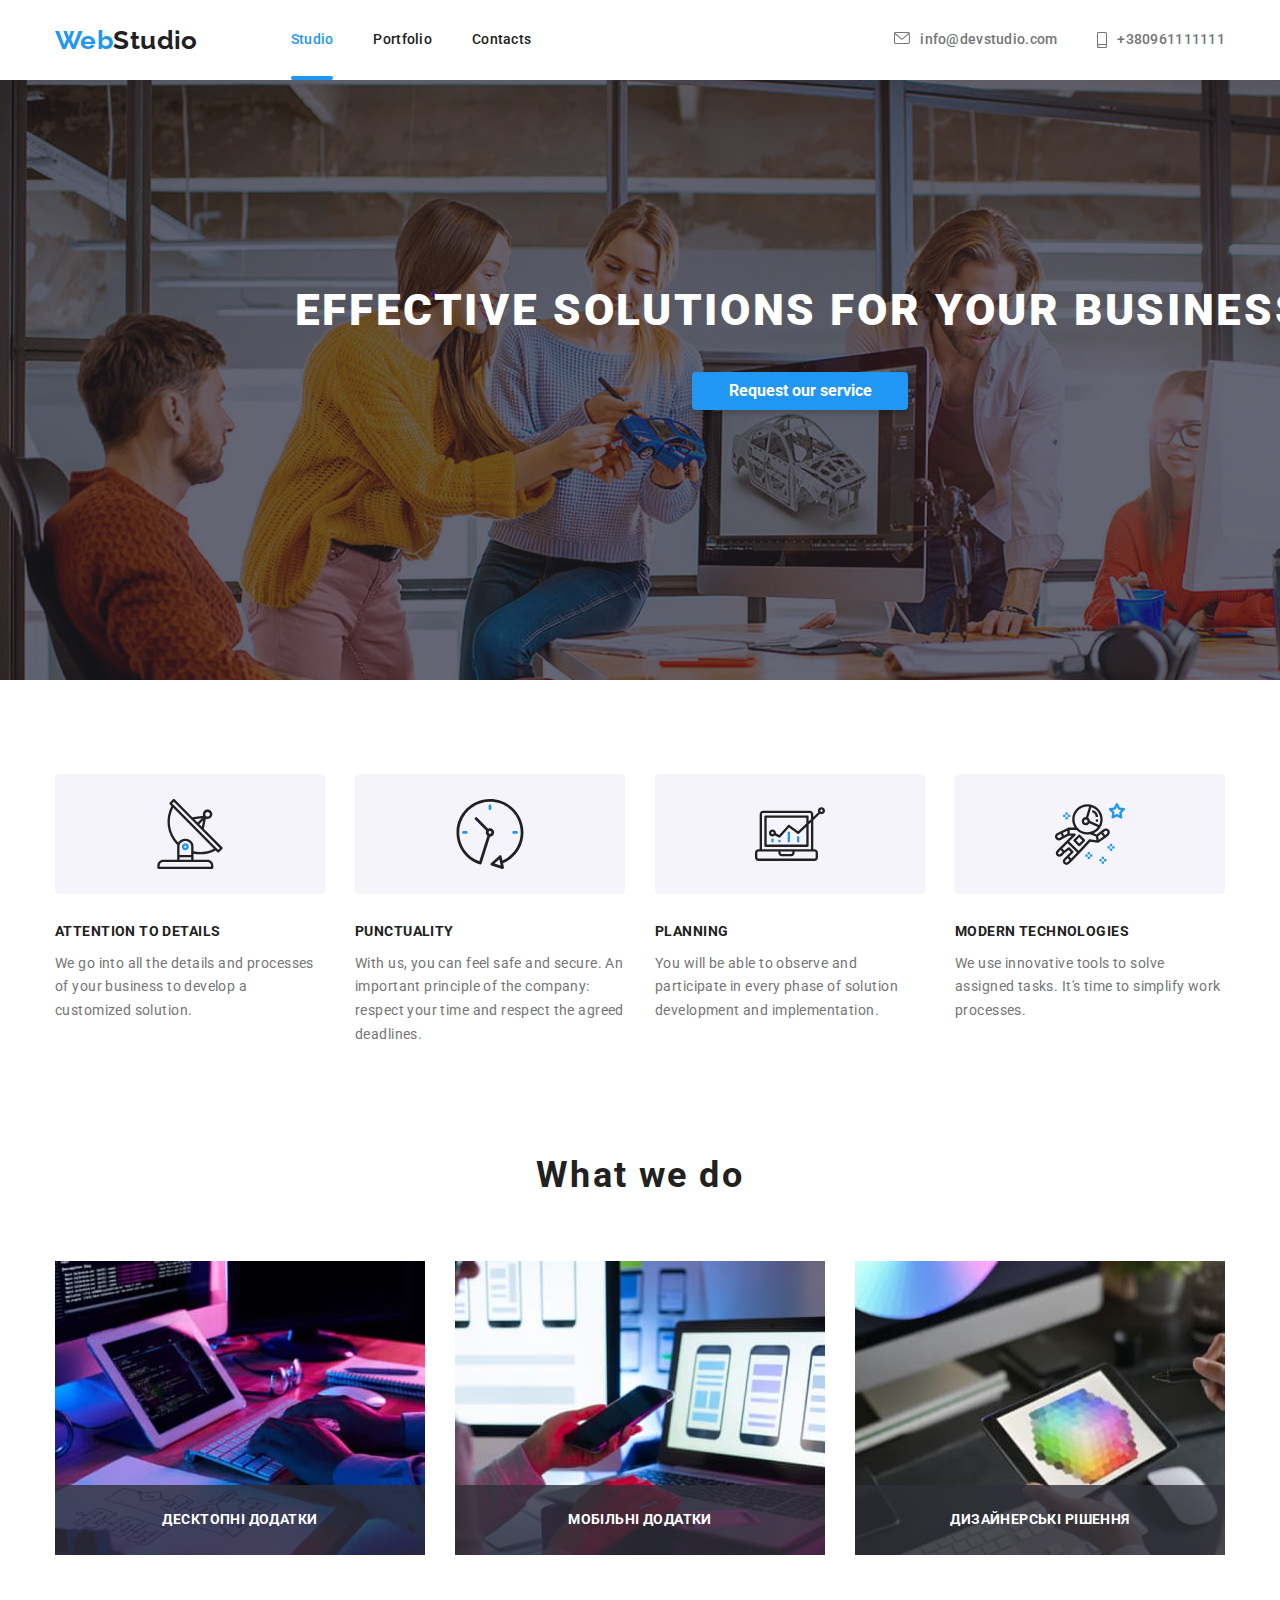
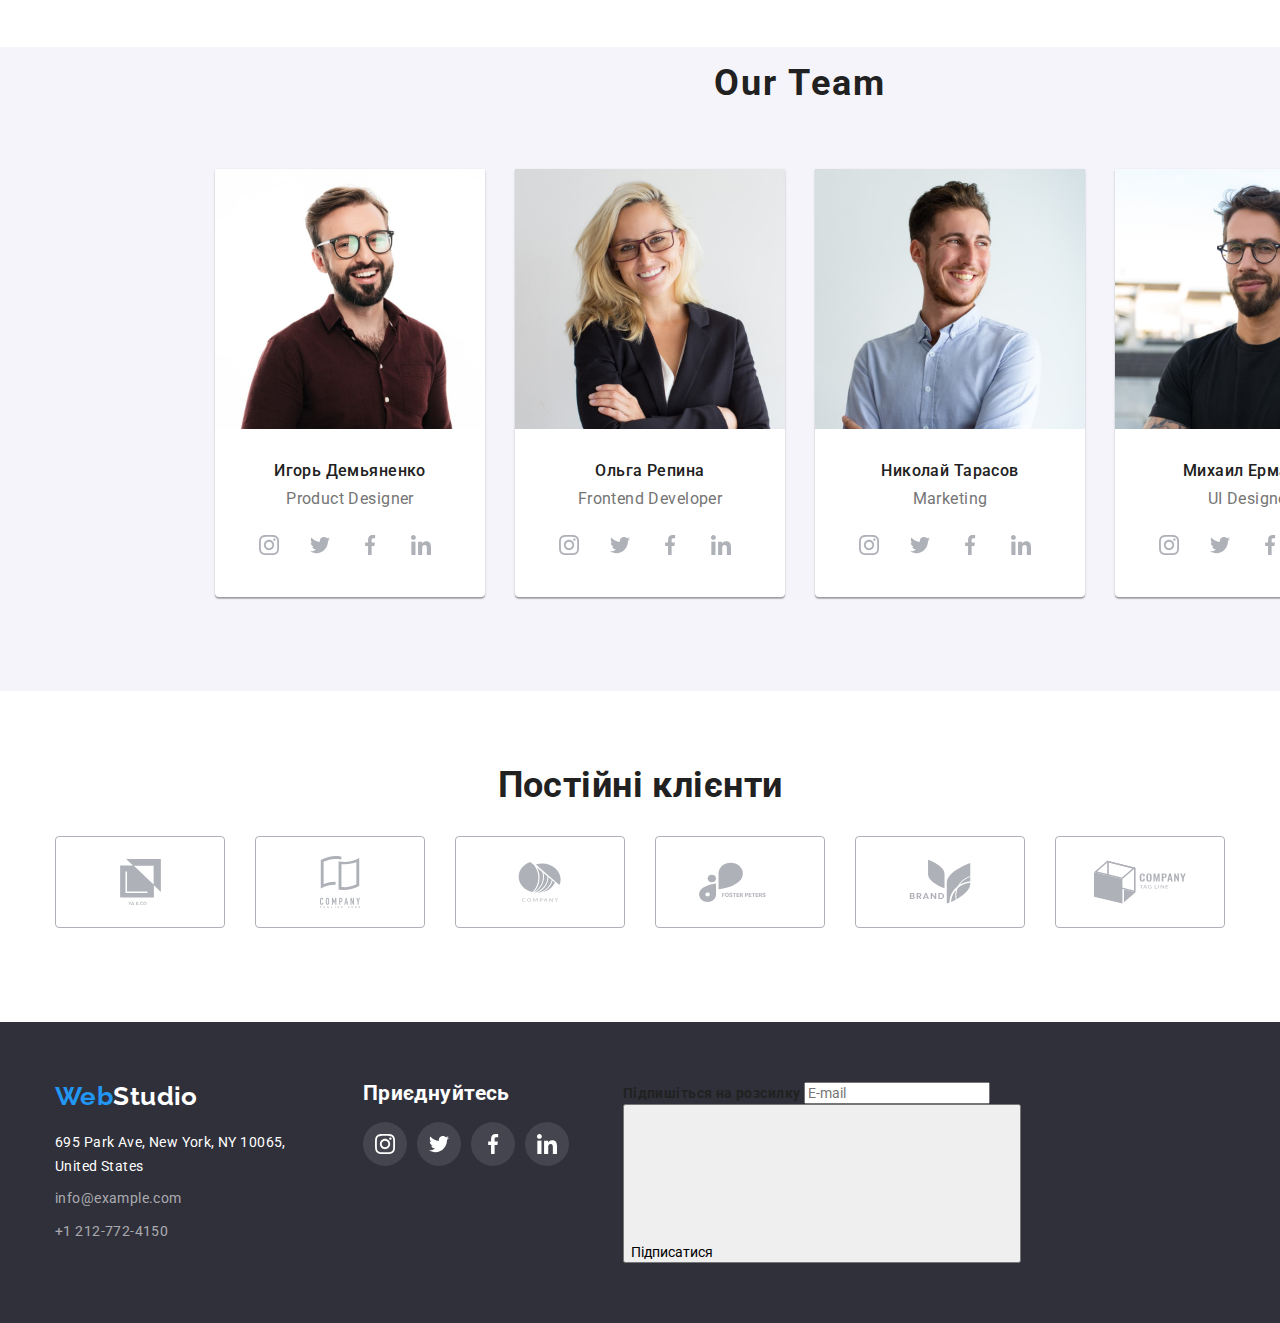
<file: index.html>
<!DOCTYPE html>
<html lang="en">

<head>
  <meta charset="UTF-8" />
  <meta http-equiv="X-UA-Compatible" content="IE=edge" />
  <meta name="viewport" content="width=device-width, initial-scale=1.0" />
  <title>
    WedStudio
  </title>
  <link href="https://fonts.googleapis.com/css2?family=Raleway:wght@700&family=Roboto:wght@400;500;700;900&display=swap"
    rel="stylesheet">
  <link rel="stylesheet" href="https://cdnjs.cloudflare.com/ajax/libs/modern-normalize/1.1.0/modern-normalize.min.css">
  <link rel="stylesheet" href="./css/styles.css" />
</head>

<body>
  <header class="main-title">
    <div class="container">
      <nav class="sitenav-links">
        <a class="logo" href="./index.html">Web<span class="studio-black">Studio
          </span>
        </a>
        <ul class="site-nav-list">
          <li class="item">
            <a class="current-link" href="./index.html">
              Studio
            </a>
          </li>
          <li class="item">
            <a class="pages" href="portfolio.html">
              Portfolio
            </a>
          </li>
          <li class="item">
            <a class="pages" href="">
              Contacts
            </a>
          </li>
        </ul>
        <ul class="header-list">
          <li class="header-link">
            <a class="header-links" href="mailto:info@devstudio.com">
              <svg class="header-icons icon-envelope" width="16px" height="12px">
                <use href="./images/sprite.svg#icon-envelope">
                </use>
              </svg>
              info@devstudio.com
            </a>
          </li>
          <li>
            <a class="header-links" href="tel:+380961111111">
              <svg class="header-icons icon-smartphone" width="10px" height="16px">
                <use href="./images/sprite.svg#icon-smartphone">
                </use>
              </svg>
              +380961111111
            </a>
          </li>
        </ul>
      </nav>
    </div>
  </header>
  <section class=" main-section">
    <h1 class="section-title">
      EFFECTIVE SOLUTIONS FOR YOUR BUSINESS
    </h1>
    <button class="section-button" data-modal-open>
      Request our service
    </button>

  </section>
  <section class="description-text section">
    <ul class="first-list">
      <li class="studio-item antenna">
        <div class="description-icons">
          <svg class="icons icon-antenna" width="70px" height="70px">
            <use href="./images/sprite.svg#icon-antenna">
            </use>
          </svg>
        </div>
        <h2 class="header">
          ATTENTION TO DETAILS
        </h2>
        <p class="text">
          We go into all the details and processes of your business to develop
          a customized solution.
        </p>
      </li>
      <li class="studio-item clock">
        <div class="description-icons">
          <svg class="icons icon-clock" width="70px" height="70px">
            <use href=" ./images/sprite.svg#icon-clock">
            </use>
          </svg>
        </div>
        <h2 class="header">
          PUNCTUALITY
        </h2>
        <p class="text">
          With us, you can feel safe and secure. An important principle of the
          company: respect your time and respect the agreed deadlines.
        </p>
      </li>
      <li class="studio-item diagram">
        <div class="description-icons">
          <svg class="icons icon-diagram" width="70px" height="70px">
            <use href=" ./images/sprite.svg#icon-diagram">
            </use>
          </svg>
        </div>
        <h2 class="header">
          PLANNING
        </h2>
        <p class="text">
          You will be able to observe and participate in every phase of
          solution development and implementation.
        </p>
      </li>
      <li class="studio-item astronaut">
        <div class="description-icons">
          <svg class="icons icon-astronaut" width="70px" height="70px">
            <use href=" ./images/sprite.svg#icon-astronaut">
            </use>
          </svg>
        </div>
        <h2 class="header">
          MODERN TECHNOLOGIES
        </h2>
        <p class="text">
          We use innovative tools to solve assigned tasks. It's time to
          simplify work processes.
        </p>
      </li>
    </ul>
  </section>
  <section class="list section">
    <div class="container">
      <h2 class="main-page-titles">
        What we do
      </h2>
      <ul class="list-images-links">
        <li class="list-images">
          <img class="border-none" src="./images/img1.jpg" alt="Keyboard" width="370" />
          <div class="photo-overlay">
            <p class="text-apps">
              Десктопні додатки
            </p>
          </div>
        </li>
        <li class="list-images">
          <img class="border-none" src=" ./images/img2.jpg" alt="Laptop" width="370" />
          <div class="photo-overlay">
            <p class="text-apps">
              Мобільні додатки
            </p>
          </div>
        </li>
        <li class="list-images">
          <img class="border-none" src=" ./images/img3.jpg" alt="Tablet" width="370" />
          <div class="photo-overlay">
            <p class="text-apps">
              Дизайнерські рішення
            </p>
          </div>
        </li>
      </ul>
    </div>
  </section>
  <section class="professions section">
    <div class="container">
      <h2 class="main-page-titles">
        Our Team
      </h2>
      <ul class="names-list">
        <li class="list-description">
          <img class="image" src="./images/img4.jpg" alt="Igor" width="270" />
          <div class="names">
            <h3 class="title-name" lang="ru">
              Игорь Демьяненко
            </h3>
            <p class="text-proffesion">
              Product Designer
            </p>
            <div class="social-media">
              <a class="social-media-button" href="">
                <svg class="icons icon-instagram" width="20px" height="20px">
                  <use href="./images/sprite.svg#icon-instagram">
                  </use>
                </svg>
              </a>
              <a class="social-media-button" href="">
                <svg class="icons icon-twitter" width="20px" height="20px">
                  <use href="./images/sprite.svg#icon-twitter">
                  </use>
                </svg>
              </a>
              <a class="social-media-button" href="">
                <svg class="icons icon-facebook" width="20px" height="20px">
                  <use href="./images/sprite.svg#icon-facebook">
                  </use>
                </svg>
              </a>
              <a class="social-media-button" href="">
                <svg class="icons icon-linkedin" width="20px" height="20px">
                  <use href="./images/sprite.svg#icon-linkedin">
                  </use>
                </svg>
              </a>
            </div>
          </div>
        </li>
        <li class="list-description">
          <img class="image" src="./images/img5.jpg" alt="Olga" width="270" />
          <div class="names">
            <h3 class="title-name" lang="ru">
              Ольга Репина
            </h3>
            <p class="text-proffesion">
              Frontend Developer
            </p>
            <div class="social-media">
              <a class="social-media-button" href="">
                <svg class="icons icon-instagram" width="20px" height="20px">
                  <use href="./images/sprite.svg#icon-instagram">
                  </use>
                </svg>
              </a>
              <a class="social-media-button" href="">
                <svg class="icons icon-twitter" width="20px" height="20px">
                  <use href="./images/sprite.svg#icon-twitter">
                  </use>
                </svg>
              </a>
              <a class="social-media-button" href="">
                <svg class="icons icon-facebook" width="20px" height="20px">
                  <use href="./images/sprite.svg#icon-facebook">
                  </use>
                </svg>
              </a>
              <a class="social-media-button" href="">
                <svg class="icons icon-linkedin" width="20px" height="20px">
                  <use href="./images/sprite.svg#icon-linkedin">
                  </use>
                </svg>
              </a>
            </div>
          </div>
        </li>
        <li class="list-description">
          <img class="image" src="./images/img6.jpg" alt="Nicolay" width="270" />
          <div class="names">
            <h3 class="title-name" lang="ru">
              Николай Тарасов
            </h3>
            <p class="text-proffesion">
              Marketing
            </p>
            <div class="social-media">
              <a class="social-media-button" href="">
                <svg class="icons icon-instagram" width="20px" height="20px">
                  <use href="./images/sprite.svg#icon-instagram">
                  </use>
                </svg>
              </a>
              <a class="social-media-button" href="">
                <svg class="icons icon-twitter" width="20px" height="20px">
                  <use href="./images/sprite.svg#icon-twitter">
                  </use>
                </svg>
              </a>
              <a class="social-media-button" href="">
                <svg class="icons icon-facebook" width="20px" height="20px">
                  <use href="./images/sprite.svg#icon-facebook">
                  </use>
                </svg>
              </a>
              <a class="social-media-button" href="">
                <svg class="icons icon-linkedin" width="20px" height="20px">
                  <use href="./images/sprite.svg#icon-linkedin">
                  </use>
                </svg>
              </a>
            </div>
          </div>
        </li>
        <li class="list-description">
          <img class="image" src="./images/img7.jpg" alt="Michale" width="270" />
          <div class="names">
            <h3 class="title-name" lang="ru">
              Михаил Ермаков
            </h3>
            <p class="text-proffesion">
              UI Designer
            </p>
            <div class="social-media">
              <a class="social-media-button" href="">
                <svg class="icons icon-instagram" width="20px" height="20px">
                  <use href="./images/sprite.svg#icon-instagram">
                  </use>
                </svg>
              </a>
              <a class="social-media-button" href="">
                <svg class="icons icon-twitter" width="20px" height="20px">
                  <use href="./images/sprite.svg#icon-twitter">
                  </use>
                </svg>
              </a>
              <a class="social-media-button" href="">
                <svg class="icons icon-facebook" width="20px" height="20px">
                  <use href="./images/sprite.svg#icon-facebook">
                  </use>
                </svg>
              </a>
              <a class="social-media-button" href="">
                <svg class="icons icon-linkedin" width="20px" height="20px">
                  <use href="./images/sprite.svg#icon-linkedin">
                  </use>
                </svg>
              </a>
            </div>
          </div>
        </li>
      </ul>
    </div>
  </section>
  <section class="clients-section">
    <div class="container">
      <h2 class="clients-title">
        Постійні клієнти
      </h2>
      <ul class="logo-list">
        <li>
          <a class="logo-button" href="">
            <svg class="logo-links logo-1" width="41px" height="46.7px">
              <use href="./images/sprite.svg#logo-1">
              </use>
            </svg>
          </a>
        </li>
        <li>
          <a class=" logo-button" href="">
            <svg class="logo-links logo-2" width="40px" height="52px">
              <use href="./images/sprite.svg#logo-2">
              </use>
            </svg>
          </a>
        </li>
        <li>
          <a class="logo-button" href="">
            <svg class="logo-links logo-3" width="43.46px" height="41.18px">
              <use href="./images/sprite.svg#logo-3">
              </use>
            </svg>
          </a>
        </li>
        <li>
          <a class="logo-button" href="">
            <svg class="logo-links logo-4" width="84.44px" height="40.62px">
              <use href="./images/sprite.svg#logo-4">
              </use>
            </svg>
          </a>
        </li>
        <li>
          <a class="logo-button" href="">
            <svg class="logo-links logo-5" width="62.54px" height="45.43px">
              <use href="./images/sprite.svg#logo-5">
              </use>
            </svg>
          </a>
        </li>
        <li>
          <a class="logo-button" href="">
            <svg class="logo-links logo-6" width="93.79px" height="43.93px">
              <use href="./images/sprite.svg#logo-6">
              </use>
            </svg>
          </a>
        </li>
      </ul>
    </div>
  </section>
  <footer class="footer">
    <div class="container footer">
      <address class="address">
        <a class="logo footer-logo" href="./index.html">Web<span class="studio-white">Studio</span>
        </a>
        <ul class="footer-list">
          <li class="footer-link">
            <a class="adress" href="">
              695 Park Ave, New York, NY 10065, United States
            </a>
          </li>
          <li class="footer-link">
            <a class="footer-links" href="">
              info@example.com
            </a>
          </li>
          <li class="footer-link">
            <a class="footer-links" href="">
              +1 212-772-4150
            </a>
          </li>
        </ul>
      </address>
      <div class="footer-social-media">
        <h2 class="join-title">
          Приєднуйтесь
        </h2>
        <ul class="social-media-list footer">
          <li>
            <a class="social-media-link" href="">
              <svg class="social-media-icons icon-instagram" width="20px" height="20px">
                <use href="./images/sprite.svg#icon-instagram">
                </use>
              </svg>
            </a>
          </li>
          <li>
            <a class="social-media-link" href="">
              <svg class="social-media-icons icon-twitter" width="20px" height="20px">
                <use href="./images/sprite.svg#icon-twitter">
                </use>
              </svg>
            </a>
          </li>
          <li>
            <a class="social-media-link" href="">
              <svg class="social-media-icons icon-facebook" width="20px" height="20px">
                <use href="./images/sprite.svg#icon-facebook">
                </use>
              </svg>
            </a>
          </li>
          <li>
            <a class="social-media-link" href="">
              <svg class="social-media-icons icon-linkedin " width="20px" height="20px">
                <use href="./images/sprite.svg#icon-linkedin">
                </use>
              </svg>
            </a>
          </li>
        </ul>
      </div>
      <form class="subcribe">
        <b class="subsribe-title">
          Підпишіться на розсилку
        </b>
        <input type="text" placeholder="E-mail">
        </input>
        <button class="subcribe-button" type="submit">Підписатися<svg class="subcribe-svg" </button>
  </footer>
  <div class="backdrop is-hidden" data-modal>
    <div class="modal">
      <button class="close-button" data-modal-close>
        <svg class="close-svg" width="18px" height="18px">
          <use href="./images/sprite.svg#closeModalBtn">
          </use>
        </svg>
      </button>
    </div>
  </div>
  <script src="./js/modal.js"></script>
</body>

</html>
</file>
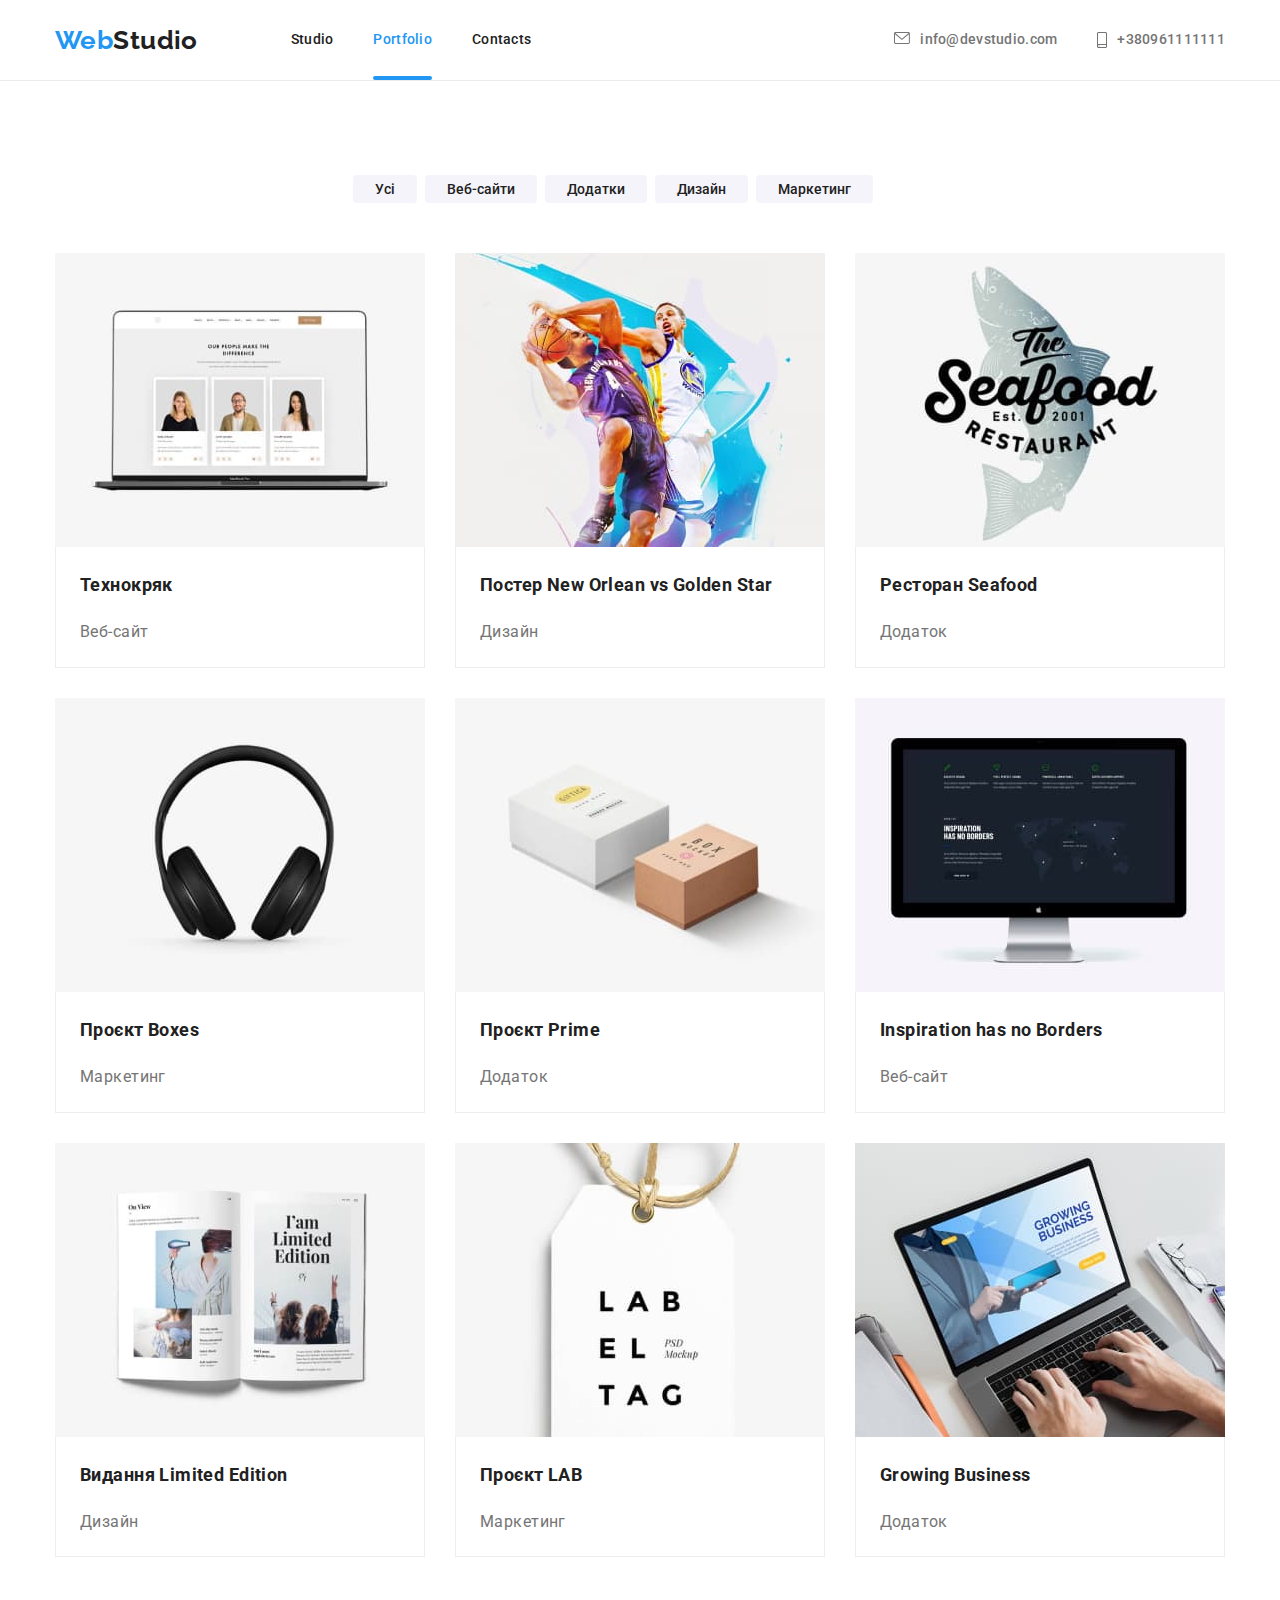
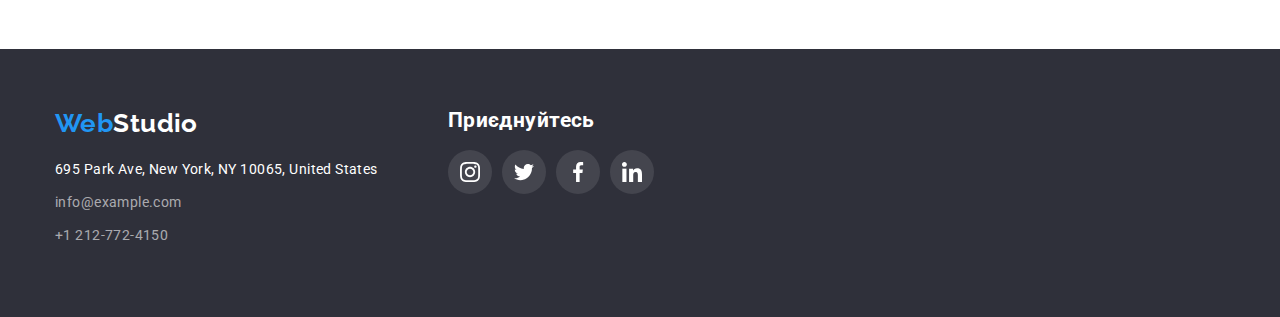
<file: portfolio.html>
<!DOCTYPE html>
<html lang="uk">

<head>
  <meta charset="UTF-8" />
  <meta http-equiv="X-UA-Compatible" content="IE=edge" />
  <meta name="viewport" content="width=device-width, initial-scale=1.0" />
  <title>Document</title>
  <link href="https://fonts.googleapis.com/css2?family=Raleway:wght@700&family=Roboto:wght@400;500;700;900&display=swap"
    rel="stylesheet" />
  <link rel="stylesheet"
    href="https://cdnjs.cloudflare.com/ajax/libs/modern-normalize/1.1.0/modern-normalize.min.css" />
  <link rel="stylesheet" href="./css/styles.css" />
</head>

<body>
  <header class="page-header ">
    <div class="container">
      <nav class="sitenav-links">
        <a class="logo" href="./index.html">Web<span class="studio-black">Studio</span></a>
        <ul class="site-nav-list">
          <li class="item">
            <a class="pages" href="./index.html">Studio</a>
          </li>
          <li class="item">
            <a class="current-link" href="./portfolio.html">Portfolio</a>
          </li>
          <li class="item">
            <a class="pages" href="https://google.com">Contacts</a>
          </li>
        </ul>
        <ul class="header-list">
          <li class="header-link">
            <a class="header-links" href="mailto:info@devstudio.com">
              <svg class="header-icons icon-envelope" width="16px" height="12px">
                <use href="./images/sprite.svg#icon-envelope">
                </use>
              </svg>
              info@devstudio.com
            </a>
          </li>
          <li>
            <a class="header-links" href="tel:+380961111111">
              <svg class="header-icons icon-smartphone" width="10px" height="16px">
                <use href="./images/sprite.svg#icon-smartphone">
                </use>
              </svg>
              +380961111111
            </a>
          </li>
        </ul>
      </nav>
    </div>
  </header>
  <main class="portfolio section">
    <div class="container">
      <nav>
        <ul class="button-list">
          <li class="button-item">
            <button class="button" type="button">Усі</button>
          </li>
          <li class="button-item">
            <button class="button" type="button">Веб-сайти</button>
          </li>
          <li class="button-item">
            <button class="button" type="button">Додатки</button>
          </li>
          <li class="button-item">
            <button class="button" type="button">Дизайн</button>
          </li>
          <li class="button-item">
            <button class="button" type="button">Маркетинг</button>
          </li>
        </ul>
      </nav>
      <div>
        <ul class="list">
          <li class="image-item">
            <a class="" href="">
              <div class="article">
                <img class="photo" src="./images/img8.jpg" alt="Art" width="370" />
                <div class="text-overlay">
                  <p>
                    Ресурс пропонує комплексні пропозиції з різним рівнем функціоналу та сервісів. Все це дозволить
                    відвідувачу отримати
                    вичерпні відомості про компанію чи приватну особу.
                  </p>
                </div>
              </div>
              <div class="honeypie">
                <h2 class="title">Технокряк</h2>
                <p class="text-list">Веб-сайт</p>
              </div>
            </a>
          </li>
          <li class="image-item">
            <a class="" href="">
              <div class="article">
                <img class="photo" src="./images/img9.jpg" alt="Art" width="370" />
                <div class="text-overlay">
                  <p>
                    Ресурс пропонує комплексні пропозиції з різним рівнем функціоналу та сервісів. Все це дозволить
                    відвідувачу отримати
                    вичерпні відомості про компанію чи приватну особу.
                  </p>
                </div>
              </div>
              <div class="honeypie">
                <h2 class="title">Постер New Orlean vs Golden Star</h2>
                <p class="text-list">Дизайн</p>
              </div>
            </a>
          </li>
          <li class="image-item">
            <a class="" href="">
              <div class="article">
                <img class="photo" src="./images/img10.jpg" alt="App" width="370" />
                <div class="text-overlay">
                  <p>
                    Ресурс пропонує комплексні пропозиції з різним рівнем функціоналу та сервісів. Все це дозволить
                    відвідувачу отримати
                    вичерпні відомості про компанію чи приватну особу.
                  </p>
                </div>
              </div>
              <div class="honeypie">
                <h2 class="title">
                  Ресторан Seafood
                </h2>
                <p class="text-list">
                  Додаток
                </p>
              </div>
            </a>
          </li>
          <li class="image-item">
            <a class="" href="">
              <div class="article">
                <img class="photo" src="./images/img11.jpg" alt="Marketing" width="370" />
                <div class="text-overlay">
                  <p>
                    Ресурс пропонує комплексні пропозиції з різним рівнем функціоналу та сервісів. Все це дозволить
                    відвідувачу отримати
                    вичерпні відомості про компанію чи приватну особу.
                  </p>
                </div>
              </div>
              <div class="honeypie">
                <h2 class="title">
                  Проєкт Boxes
                </h2>
                <p class="text-list">
                  Маркетинг
                </p>
              </div>
            </a>
          </li>
          <li class="image-item">
            <a class="" href="">
              <div class="article">
                <img class="photo" src="./images/img12.jpg" alt="App" width="370" />
                <div class="text-overlay">
                  <p>
                    Ресурс пропонує комплексні пропозиції з різним рівнем функціоналу та сервісів. Все це дозволить
                    відвідувачу отримати
                    вичерпні відомості про компанію чи приватну особу.
                  </p>
                </div>
              </div>
              <div class="honeypie">
                <h2 class="title">
                  Проєкт Prime
                </h2>
                <p class="text-list">
                  Додаток
                </p>
              </div>
            </a>
          </li>
          <li class="image-item">
            <a class="" href="">
              <div class="article">
                <img class="photo" src="./images/img13.jpg" alt="Site" width="370" />
                <div class="text-overlay">
                  <p>
                    Ресурс пропонує комплексні пропозиції з різним рівнем функціоналу та сервісів. Все це дозволить
                    відвідувачу отримати
                    вичерпні відомості про компанію чи приватну особу.
                  </p>
                </div>
              </div>
              <div class="honeypie">
                <h2 class="title">Inspiration has no Borders</h2>
                <p class="text-list">Веб-сайт</p>
              </div>
            </a>
          </li>
          <li class="image-item">
            <a class="" href="">
              <div class="article">
                <img class="photo" src="./images/img14.jpg" alt="Design" width="370" />
                <div class="text-overlay">
                  <p>
                    Ресурс пропонує комплексні пропозиції з різним рівнем функціоналу та сервісів. Все це дозволить
                    відвідувачу отримати
                    вичерпні відомості про компанію чи приватну особу.
                  </p>
                </div>
              </div>
              <div class="honeypie">
                <h2 class="title">Видання Limited Edition
                </h2>
                <p class="text-list">
                  Дизайн</p>
              </div>
            </a>
          </li>
          <li class="image-item">
            <a class="" href="">
              <div class="article">
                <img class="photo" src="./images/img15.jpg" alt="Marketing" width="370" />
                <div class="text-overlay">
                  <p>
                    Ресурс пропонує комплексні пропозиції з різним рівнем функціоналу та сервісів. Все це дозволить
                    відвідувачу отримати
                    вичерпні відомості про компанію чи приватну особу.
                  </p>
                </div>
              </div>
              <div class="honeypie">
                <h2 class="title">Проєкт LAB</h2>
                <p class="text-list">Маркетинг</p>
              </div>
            </a>
          </li>
          <li class="image-item">
            <a class="" href="">
              <div class="article">
                <img class="photo" src="./images/img16.jpg" alt="App" width="370" />
                <div class="text-overlay">
                  <p>
                    Ресурс пропонує комплексні пропозиції з різним рівнем функціоналу та сервісів. Все це дозволить
                    відвідувачу отримати
                    вичерпні відомості про компанію чи приватну особу.
                  </p>
                </div>
              </div>
              <div class="honeypie">
                <h2 class="title">Growing Business</h2>
                <p class="text-list">Додаток</p>
              </div>
            </a>
          </li>
        </ul>
      </div>
    </div>
  </main>
  <footer class="footer">
    <div class="container footer">
      <address class="address">
        <a class="logo footer-logo" href="./index.html">Web<span class="studio-white">Studio</span>
        </a>
        <ul class="footer-list">
          <li class="footer-link">
            <a class="adress" href="">
              695 Park Ave, New York, NY 10065, United States
            </a>
          </li>
          <li class="footer-link">
            <a class="footer-links" href="">
              info@example.com
            </a>
          </li>
          <li class="footer-link">
            <a class="footer-links" href="">
              +1 212-772-4150
            </a>
          </li>
        </ul>
      </address>
      <div class="footer-social-media">
        <h2 class="join-title">
          Приєднуйтесь
        </h2>
        <ul class="social-media-list footer">
          <li>
            <a class="social-media-link" href="">
              <svg class="social-media-icons icon-instagram" width="20px" height="20px">
                <use href="./images/sprite.svg#icon-instagram">
                </use>
              </svg>
            </a>
          </li>
          <li>
            <a class="social-media-link" href="">
              <svg class="social-media-icons icon-twitter" width="20px" height="20px">
                <use href="./images/sprite.svg#icon-twitter">
                </use>
              </svg>
            </a>
          </li>
          <li>
            <a class="social-media-link" href="">
              <svg class="social-media-icons icon-facebook" width="20px" height="20px">
                <use href="./images/sprite.svg#icon-facebook">
                </use>
              </svg>
            </a>
          </li>
          <li>
            <a class="social-media-link" href="">
              <svg class="social-media-icons icon-linkedin " width="20px" height="20px">
                <use href="./images/sprite.svg#icon-linkedin">
                </use>
              </svg>
            </a>
          </li>
        </ul>
      </div>
    </div>
  </footer>
</body>

</html>
</file>
<file: css/styles.css>
body {
  color: var(--primary-text-color);
  background-color: #ffffff;
  font-family: Roboto, sans-serif;
  letter-spacing: 0.03em;
  font-size: 14px;
  line-height: 1.1;
}
:root {
  --primary-text-color: #212121;
  --accent-color: #2196f3;
  --primary-white-color: #ffffff;
  --secondary-background-color: #2f303a;
  --paragraph-color: #757575;
  --portfolio-button-color: #f5f4fa;
  --icons-color: #afb1b8;
  --border-color: #eeeeee;
  --icons-baground-color: rgba(255, 255, 255, 0.1);
}
ul,
p {
  margin-top: 0px;
  margin-bottom: 0px;
}
h3,
h2 {
  margin-top: 0px;
}
a {
  text-decoration: none;
}

.names {
  width: 270px;
  align-items: center;
  padding-top: 30px;
  margin-right: 30px;
  padding-bottom: 30px;
}
.names-list {
  display: flex;
  align-items: center;
  justify-content: flex-end;
  margin-left: 0px;
  padding-left: 0px;
}
.container {
  width: 1200px;
  padding-right: 15px;
  padding-left: 15px;
  margin-right: auto;
  margin-left: auto;
}
.header-links {
  display: flex;
  color: var(--paragraph-color);
  font-weight: 500;
  font-size: 14px;
  line-height: 1.14;
  letter-spacing: 0.02em;
  text-decoration: none;
  padding-top: 32px;
  padding-bottom: 32px;
  transition: color 250ms cubic-bezier(0.4, 0, 0.2, 1);
}

.header-links:hover,
.header-links:focus {
  color: var(--accent-color);
}

ul {
  list-style: none;
}

.logo {
  color: var(--accent-color);
  font-family: Raleway, sans-serif;
  font-weight: 700;
  font-size: 26px;
  line-height: 1.11;
  text-decoration: none;
}
.sitenav-links .pages {
  color: var(--primary-text-color);
  font-weight: 500;
  font-size: 14px;
  letter-spacing: 0.02em;
  text-decoration: none;
}
.sitenav-links {
  display: flex;
  align-items: center;
  padding-left: 0px;
}
.studio-white {
  color: var(--primary-white-color);
  margin-bottom: 20px;
}
.studio-black {
  color: var(--primary-text-color);
  margin: bottom 20px;
}

.adress {
  color: var(--primary-white-color);
  text-decoration: none;
}
.button {
  color: var(--primary-text-color);
  background-color: var(--portfolio-button-color);
  font-weight: 500;
  cursor: pointer;
  border-radius: 4px;
  padding: 6px 22px;
  border: none;
  transition: background-color 250ms cubic-bezier(0.4, 0, 0.2, 1),
    color 250ms cubic-bezier(0.4, 0, 0.2, 1),
    box-shadow 250ms cubic-bezier(0.4, 0, 0.2, 1);
}

.button:hover,
.button:focus {
  color: var(--primary-white-color);
  background-color: var(--accent-color);
  box-shadow: 0px 3px 1px rgba(0, 0, 0, 0.1), 0px 1px 2px rgba(0, 0, 0, 0.08),
    0px 2px 2px rgba(0, 0, 0, 0.12);
}
.section-title {
  margin-top: 0px;
  margin-bottom: 30px;
  color: var(--primary-white-color);
  font-weight: 900;
  font-size: 44px;
  line-height: 1.4;
  letter-spacing: 0.06em;
}
.section-button {
  background-color: var(--accent-color);
  color: var(--primary-white-color);
  box-shadow: 0px 4px 4px rgba(0, 0, 0, 0.15);
  border-radius: 4px;
  font-weight: 700;
  font-size: 16px;
  cursor: pointer;
  text-align: center;
  padding-top: 10px;
  padding-bottom: 10px;
  padding-left: 32px;
  padding-right: 32px;
}
.title {
  font-size: 18px;
  font-weight: 700px;
  line-height: 2;
  color: var(--primary-text-color);
}
.current-link {
  color: var(--accent-color);
  font-weight: 500;
  font-size: 14px;
  letter-spacing: 0.02em;
  text-decoration: none;
  padding-bottom: 32px;
  padding-top: 32px;
  position: relative;
}
.current-link::after {
  content: '';
  display: block;
  width: 100%;
  height: 4px;
  border-radius: 2px;
  background-color: var(--accent-color);
  position: absolute;
  left: 0px;
  bottom: 0px;
  transition: background-color 250ms cubic-bezier(0.4, 0, 0.2, 1);
}

.main-page-titles {
  color: var(--primary-text-color);
  font-weight: 700;
  font-size: 36px;
  line-height: 2;
  letter-spacing: 0.06em;
  margin-top: 0;
  margin-bottom: 50px;
  text-align: center;
}
.page-header {
  border-bottom: 1px solid #ececec;
}
.text {
  letter-spacing: 0.03em;
  line-height: 1.7;
  color: var(--paragraph-color);
  margin-top: 0;
  margin-bottom: 50;
}

.header {
  font-weight: 700;
  font-size: 14px;
  line-height: 1.14;
}

.text-proffesion {
  color: var(--paragraph-color);
  font-size: 16px;
  line-height: 1.1;
  margin-top: 0;
  text-align: center;
  margin-bottom: 16px;
}
.footer-links {
  display: block;
  color: rgba(255, 255, 255, 0.6);
  text-decoration: none;
  font-size: 14px;
  line-height: 1.7;
  transition: color 250ms cubic-bezier(0.4, 0, 0.2, 1);
}
.footer-list {
  margin-right: 70px;
  padding-left: 0px;
}
.footer-link :nth-child(1) {
  padding-left: 0px;
}

.footer-link {
  margin-bottom: 9px;
}

.adress {
  font-size: 14px;
  line-height: 1.7;
  margin-bottom: 9px;
}
.footer-links:hover,
.footer-links:focus {
  color: var(--accent-color);
}
.text-list {
  color: var(--paragraph-color);
  font-size: 16px;
  line-height: 1.8;
  margin-top: 0;
  margin-bottom: 4;
}
.current-link:visited {
  text-decoration: none;
}
.title-name {
  font-weight: 500;
  font-size: 16px;
  margin-top: 0;
  margin-bottom: 10px;
  text-align: center;
}
.main-title {
  background-color: var(--primary-white-color);
}

.list .header {
  margin-top: 0;
  margin-bottom: 10;
}
.second-title {
  margin-top: 0;
  margin-bottom: 50;
}
.professions {
  margin-top: 0px;
  margin-bottom: 0px;
  padding-bottom: 94px;
  background-color: var(--portfolio-button-color);
  margin-left: auto;
  margin-right: auto;
  min-width: 1600px;
  text-align: center;
}
.third-title {
  margin-top: 0;
  margin-bottom: 51px;
}

.list {
  display: flex;
  padding-top: 0px;
  padding-bottom: 0px;
  margin-bottom: 92px;
  margin-top: 0px;
  flex-wrap: wrap;
  align-items: flex-end;
  padding-left: 0px;
}
.list .image-item:nth-last-child(-n + 3) {
  margin-bottom: 0;
}
.section-button {
  border: 0ex;
  width: 216px;
  padding-top: 10px;
  padding-bottom: 10px;
}
.portfolio-section {
  padding-top: 96px;
  padding-bottom: 92px;
  margin-top: 96px;
  margin-bottom: 0px;
}
.list .button,
.list .button-current {
  padding-top: 0px;
  padding-bottom: 0px;
  margin-top: 0;
  margin-bottom: 34;
}
.site-nav-list {
  display: flex;
  margin-left: 93px;
  padding-left: 0px;
}
.sitenav-links {
  padding-right: 0px;
  margin-right: 0px;
}

.header-list {
  display: flex;
  margin-left: auto;
  padding-left: 0px;
}

.item {
  margin-right: 40px;
  transition: box-shadow 250ms cubic-bezier(0.4, 0, 0.2, 1);
}

.item:last-child {
  margin-right: 0px;
}
.pages,
.current-link {
  display: block;
  padding-top: 32px;
  padding-bottom: 32px;
  transition: color 250ms cubic-bezier(0.4, 0, 0.2, 1);
}
.pages:hover,
.pages:focus {
  color: var(--accent-color);
}

.header-list .header-link {
  margin-right: 40px;
}
.header-list .header-links:last-child {
  margin-right: 0px;
}

.first-list {
  display: flex;
  margin-bottom: 92px;
  padding-left: 0px;
  align-items: center;
  justify-content: flex-end;
}
.studio-item {
  display: block;
  width: 270px;
  margin-right: 30px;
  min-width: 270px;
}
.list-images {
  width: 370px;
  margin-right: 30px;
}
.studio-item:nth-child(4n) {
  margin-right: 0px;
}
.list-images-links {
  display: flex;
  align-items: center;
  justify-content: flex-end;
  margin-bottom: 0px;
  margin-left: 0px;
  padding-left: 0px;
}
.list-images-links:nth-child(1) {
  margin-left: 0px;
}
.list-images:last-child {
  margin-right: 0px;
}
.list-description {
  width: 270px;
  height: 428px;
  margin-right: 30px;
  box-shadow: 0px 1px 3px rgba(0, 0, 0, 0.12), 0px 1px 1px rgba(0, 0, 0, 0.14),
    0px 2px 1px rgba(0, 0, 0, 0.2);
  border-radius: 0px 0px 4px 4px;
  background-color: var(--primary-white-color);
}

.list-description:last-child {
  margin-right: 0px;
}

.button {
  margin-right: 8px;
}
.button-list {
  display: flex;
  align-items: center;
  margin-left: auto;
  margin-right: auto;
  width: 575px;
  padding-left: 0px;
  padding-bottom: 50px;
  padding-top: 94px;
}

.clients-section {
  padding-bottom: 94px;
  margin-top: 0px;
}

.clients-list {
  display: block;
  margin-left: auto;
  margin-right: auto;
  background-color: var(--portfolio-button-color);
}
.image-item:nth-child(-n - 3) {
  margin-bottom: 0px;
}
.image-item:nth-child(3n) {
  margin-right: 0px;
}
.honeypie {
  border-bottom: 1px solid var(--border-color);
  border-left: 1px solid var(--border-color);
  border-right: 1px solid var(--border-color);
  width: 370px;
  padding-top: 20px;
  padding-bottom: 20px;
  padding-left: 24px;
  padding-right: 24px;
}
.border-none {
  display: block;
}
.photo {
  display: block;
}
.image {
  width: 270px;
}
.studio-item .text {
  margin-bottom: 0px;
}
.first-list {
  display: flex;
  align-items: flex-start;
}

.main-section {
  padding-top: 200px;
  height: 600px;
  min-width: 1600px;
  margin-left: auto;
  text-align: center;
  margin-right: auto;
  background-color: var(--secondary-background-color);
  background-image: linear-gradient(
      to right,
      rgba(47, 48, 58, 0.4),
      rgba(47, 48, 58, 0.4)
    ),
    url(../images/17.jpg);
  background-repeat: no-repeat;
  background-size: cover;
  background-position: top;
}
.clients-title {
  font-weight: 700;
  margin-bottom: 50px;
  font-size: 36px;
  line-height: 1.16px;
  text-align: center;
  padding-top: 94px;
}
.header-icons {
  fill: currentColor;
  margin-right: 10px;
  margin-bottom: 0px;
}
.social-media {
  display: block;
  width: 260px;
  height: 44px;
  padding-left: 32px;
  padding-right: 32px;
  justify-content: space-between;
}
.social-media-button {
  margin-top: 0px;
  margin-bottom: 0px;
  width: 44px;
  height: 44px;
  border-radius: 50%;
  background-color: var(--primary-white-color);
  display: flex;
  align-items: center;
  justify-content: center;
  color: var(--icons-color);
  transition: color 250ms cubic-bezier(0.4, 0, 0.2, 1),
    background-color 250ms cubic-bezier(0.4, 0, 0.2, 1);
}
.social-media-button:hover {
  background-color: var(--accent-color);
  color: var(--primary-white-color);
}
.icons {
  fill: currentColor;
}

.description-icons {
  display: flex;
  height: 120px;
  background-color: var(--portfolio-button-color);
  margin-bottom: 30px;
  justify-content: center;
  align-items: center;
  border-radius: 4px;
}

.description-text {
  display: flex;
  padding-top: 94px;
  padding-bottom: 0px;
  width: 1200px;
  padding-right: 15px;
  padding-left: 15px;
  margin-right: auto;
  margin-left: auto;
}

.container .social-media {
  display: flex;
  color: var(--primary-white-color);
  align-items: center;
}
.logo-list {
  display: flex;
  justify-content: space-between;
  padding-left: 0px;
}

.logo-button {
  display: flex;
  border: 1px solid var(--icons-color);
  width: 170px;
  height: 92px;
  margin-right: 30px;
  justify-content: center;
  align-items: center;
  margin-top: 0px;
  margin-bottom: 0px;
  border-radius: 4px;
  color: var(--icons-color);
  transition: color 250ms cubic-bezier(0.4, 0, 0.2, 1),
    border 250ms cubic-bezier(0.4, 0, 0.2, 1);
}
.logo-button:hover {
  color: var(--accent-color);
  border: 1px solid var(--accent-color);
}
.logo-button :last-child {
  margin-right: 0px;
}
.logo-links {
  fill: currentColor;
}

.logo-list :last-child {
  margin-right: 0px;
}

.footer-links:last-child {
  margin-bottom: 0px;
}
footer {
  background-color: var(--secondary-background-color);
  padding-top: 60px;
  padding-bottom: 60px;
}
.container.footer {
  text-align: left;
  display: flex;
}
.footer-logo {
  display: inline-block;
  margin-bottom: 20px;
}
.join-title {
  color: var(--primary-white-color);
}
.address {
  font-style: inherit;
}
.social-media-list {
  display: flex;
  width: 260px;
  height: 44px;
  padding-left: 0px;
  padding-right: 0px;
}
.social-media-link {
  margin-top: 0px;
  margin-bottom: 0px;
  margin-right: 10px;
  width: 44px;
  height: 44px;
  border-radius: 50%;
  background-color: var(--icons-baground-color);
  display: flex;
  align-items: center;
  justify-content: center;
  margin-right: 10px;
  transition: background-color 250ms cubic-bezier(0.4, 0, 0.2, 1),
    fill 250ms cubic-bezier(0.4, 0, 0.2, 1);
}

.social-media-link:hover {
  background-color: var(--accent-color);
  fill: var(--primary-white-color);
}
.social-media-icons {
  fill: var(--primary-white-color);
}
.image-item {
  position: relative;
  width: calc((100% - 60px) / 3);
  margin-bottom: 30px;
  margin-right: 30px;
  display: block;
  transition: transform 250ms cubic-bezier(0.4, 0, 0.2, 1),
    box-shadow 250ms cubic-bezier(0.4, 0, 0.2, 1);
}
.image-item:hover {
  box-shadow: 0px 1px 1px rgba(0, 0, 0, 0.12), 0px 4px 4px rgba(0, 0, 0, 0.06),
    1px 4px 6px rgba(0, 0, 0, 0.16);
}
.image-item:hover .text-overlay {
  box-shadow: 0px 1px 1px rgba(0, 0, 0, 0.12), 0px 4px 4px rgba(0, 0, 0, 0.06),
    1px 4px 6px rgba(0, 0, 0, 0.16);
  transform: translateY(0);
}

.article {
  display: block;
  width: 370px;
  position: relative;
  overflow: hidden;
  content: '';
  transition: transform 250ms cubic-bezier(0.4, 0, 0.2, 1);
}
.article:hover {
  transform: translateY(0);
}
.text-overlay {
  position: absolute;
  top: 0;
  left: 0;
  width: 100%;
  height: 100%;
  padding: 63px 24px;
  font-size: 18px;
  line-height: 1.55;
  color: var(--primary-white-color);
  background: rgba(33, 150, 243, 0.9);
  transform: translateY(100%);
  transition: transform 250ms cubic-bezier(0.4, 0, 0.2, 1),
    opacity 250ms cubic-bezier(0.4, 0, 0.2, 1);
}
.list-images-overlay {
  position: absolute;
  text-align: center;
  display: flex;
  justify-content: center;
}
.photo-overlay {
  background: rgba(47, 48, 58, 0.8);
  position: absolute;
  width: 370px;
  height: 70px;
  transform: translateY(-100%);
  font-weight: 700;
  font-size: 14px;
  line-height: 1.14;
  text-align: center;
  color: var(--primary-white-color);
  display: flex;
  justify-content: center;
  align-items: center;
}
.text-apps {
  text-transform: uppercase;
}
.backdrop {
  position: fixed;
  top: 0;
  left: 0;
  width: 100%;
  height: 100%;
  background: rgba(0, 0, 0, 0.2);
  opacity: 1;
  transition: opacity 250ms cubic-bezier(0.4, 0, 0.2, 1);
}
.backdrop.is-hidden {
  pointer-events: none;
  opacity: 0;
  visibility: 0;
}
.backdrop.is-hidden .modal {
  transform: translate(-50%, -50%);
}
.close-svg {
  position: absolute;
  text-align: center;
}
.modal {
  position: absolute;
  top: 50%;
  left: 50%;
  min-height: 581px;
  min-width: 528px;
  box-shadow: 0px 1px 3px rgba(0, 0, 0, 0.12), 0px 1px 1px rgba(0, 0, 0, 0.14),
    0px 2px 1px rgba(0, 0, 0, 0.2);
  border-radius: 4px;

  background-color: var(--primary-white-color);
  opacity: 1;
  transform: translate(-50%, -50%);
  transition: transform 250ms cubic-bezier(0.4, 0, 0.2, 1);
  transition: opacity 250ms cubic-bezier(0.4, 0, 0.2, 1);
}
.close-button {
  margin-right: 8px;
  margin-top: 8px;
  position: absolute;
  top: 0;
  right: 0;
  width: 30px;
  height: 30px;
  background-color: var(--primary-white-color);
  content: '';
  box-sizing: border-box;
  border: 1px solid rgba(0, 0, 0, 0.1);
  border-radius: 50%;
  display: flex;
  justify-content: center;
  align-items: center;
}
</file>
